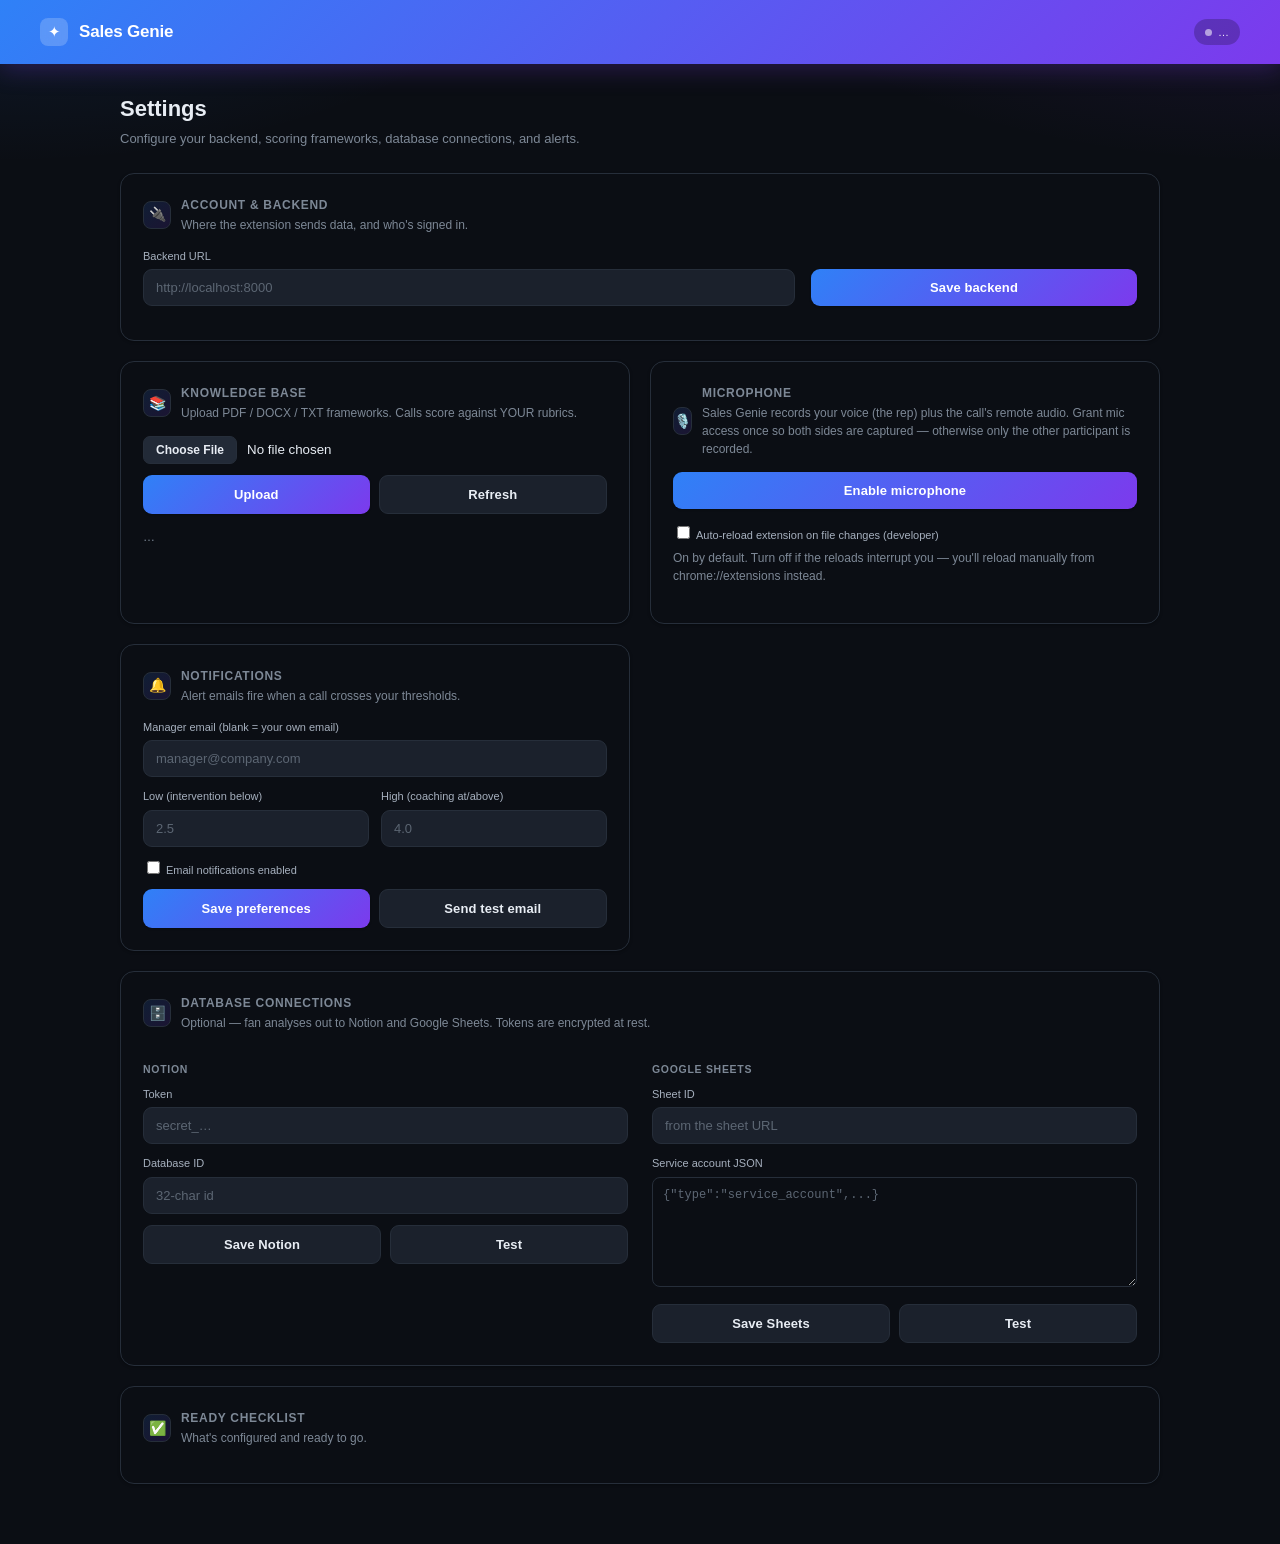
<file: extension/config/settings.html>
<!doctype html>
<html lang="en">
<head>
  <meta charset="utf-8" />
  <link rel="stylesheet" href="../sidebar/sidebar.css" />
  <title>Sales Genie — Settings</title>
  <style>
    /* Override the popup's fixed 384px sizing — this is a full page */
    html, body { width: 100% !important; min-height: 100vh; }
    body {
      background:
        radial-gradient(900px 400px at 100% -5%, rgba(124,58,237,0.14), transparent 60%),
        radial-gradient(900px 400px at 0% -5%, rgba(47,129,247,0.14), transparent 60%),
        var(--bg);
    }
    /* Full-width gradient header */
    header {
      padding: 18px 40px;
      position: sticky; top: 0; z-index: 10;
    }
    header .logo { font-size: 17px; }
    .page {
      max-width: 1120px; margin: 0 auto; padding: 28px 40px 60px;
    }
    .page-title { font-size: 22px; font-weight: 700; margin: 0 0 4px; }
    .page-lead { color: var(--muted); font-size: 13px; margin: 0 0 24px; }

    /* Responsive card grid */
    .grid {
      display: grid; gap: 20px;
      grid-template-columns: repeat(2, minmax(0, 1fr));
    }
    @media (max-width: 820px) { .grid { grid-template-columns: 1fr; } }

    section.block {
      background: var(--panel);
      border: 1px solid var(--border);
      border-radius: 14px;
      padding: 22px;
      box-shadow: 0 1px 3px rgba(0,0,0,0.3);
    }
    section.block.span-2 { grid-column: 1 / -1; }
    section.block h2 { font-size: 12px; margin: 0 0 4px; display: flex; align-items: center; gap: 8px; }
    section.block .block-desc { color: var(--muted); font-size: 12px; margin: 0 0 16px; line-height: 1.5; }
    section.block .block-icon {
      width: 28px; height: 28px; border-radius: 8px; background: var(--grad-soft);
      display: inline-flex; align-items: center; justify-content: center; font-size: 14px;
      border: 1px solid var(--border);
    }
    .block-head { display: flex; align-items: center; gap: 10px; margin-bottom: 14px; }
    .block-head .titles h2 { margin: 0; }
    .block-head .titles .block-desc { margin: 2px 0 0; }

    textarea {
      width: 100%; min-height: 110px; background: var(--panel-2); color: var(--text);
      border: 1px solid var(--border); border-radius: 8px; font-family: var(--mono);
      font-size: 12px; padding: 10px; resize: vertical;
    }
    textarea:focus { outline: none; border-color: var(--accent); box-shadow: 0 0 0 3px rgba(47,129,247,0.15); }

    /* Ready checklist */
    .checklist { margin: 0; padding: 0; }
    .checklist li {
      list-style: none; padding: 10px 12px; margin-bottom: 8px; border-radius: 9px;
      background: var(--panel-2); border: 1px solid var(--border);
      display: flex; align-items: center; gap: 10px; font-size: 13px;
    }
    .checklist li .ck { width: 20px; height: 20px; border-radius: 50%; display: inline-flex;
      align-items: center; justify-content: center; font-size: 12px; flex: none; }
    .ok-mark .ck, li.is-ok .ck { background: rgba(63,185,80,0.2); color: var(--green); }
    .no-mark .ck, li.is-no .ck { background: var(--panel); color: var(--muted); }

    .kb-doc { display: flex; gap: 10px; align-items: center; padding: 8px 10px;
      background: var(--panel-2); border: 1px solid var(--border); border-radius: 8px; margin-bottom: 6px; font-size: 12px; }
  </style>
</head>
<body>
  <header>
    <span class="logo-badge">✦</span>
    <span class="logo">Sales Genie</span>
    <div class="conn"><span class="dot" id="s-conn-dot"></span><span id="s-conn-text">…</span></div>
  </header>

  <div class="page">
    <h1 class="page-title">Settings</h1>
    <p class="page-lead">Configure your backend, scoring frameworks, database connections, and alerts.</p>

    <div class="grid">
      <!-- 1. Backend + Account -->
      <section class="block span-2">
        <div class="block-head">
          <span class="block-icon">🔌</span>
          <div class="titles"><h2>Account &amp; backend</h2><div class="block-desc">Where the extension sends data, and who's signed in.</div></div>
        </div>
        <div style="display:grid; grid-template-columns: 2fr 1fr; gap:16px; align-items:end;">
          <div class="field" style="margin:0;"><label>Backend URL</label><input id="s-backend" type="text" placeholder="http://localhost:8000" /></div>
          <button id="s-save-backend">Save backend</button>
        </div>
        <div id="s-account" class="muted" style="margin-top:12px;"></div>
        <div class="status" id="s-account-status"></div>
      </section>

      <!-- 2. Knowledge base -->
      <section class="block">
        <div class="block-head">
          <span class="block-icon">📚</span>
          <div class="titles"><h2>Knowledge base</h2><div class="block-desc">Upload PDF / DOCX / TXT frameworks. Calls score against YOUR rubrics.</div></div>
        </div>
        <div class="field"><input id="s-kb-file" type="file" accept=".pdf,.docx,.txt" /></div>
        <div class="btn-row"><button class="row" id="s-kb-upload">Upload</button><button class="secondary row" id="s-kb-refresh">Refresh</button></div>
        <div id="s-kb-list" class="muted" style="margin-top:14px;">…</div>
        <div class="status" id="s-kb-status"></div>
      </section>

      <!-- Microphone access -->
      <section class="block">
        <div class="block-head">
          <span class="block-icon">🎙️</span>
          <div class="titles"><h2>Microphone</h2><div class="block-desc">Sales Genie records your voice (the rep) plus the call's remote audio. Grant mic access once so both sides are captured — otherwise only the other participant is recorded.</div></div>
        </div>
        <div class="btn-row"><button class="row" id="s-enable-mic">Enable microphone</button></div>
        <div class="status" id="s-mic-status"></div>
        <div class="field" style="margin-top:14px;">
          <label><input id="s-auto-reload" type="checkbox" style="width:auto;margin-right:6px;" />Auto-reload extension on file changes (developer)</label>
          <div class="block-desc">On by default. Turn off if the reloads interrupt you — you'll reload manually from chrome://extensions instead.</div>
        </div>
      </section>

      <!-- 4. Notifications -->
      <section class="block">
        <div class="block-head">
          <span class="block-icon">🔔</span>
          <div class="titles"><h2>Notifications</h2><div class="block-desc">Alert emails fire when a call crosses your thresholds.</div></div>
        </div>
        <div class="field"><label>Manager email (blank = your own email)</label><input id="s-manager-email" type="email" placeholder="manager@company.com" /></div>
        <div style="display:grid; grid-template-columns:1fr 1fr; gap:12px;">
          <div class="field"><label>Low (intervention below)</label><input id="s-low" type="text" placeholder="2.5" /></div>
          <div class="field"><label>High (coaching at/above)</label><input id="s-high" type="text" placeholder="4.0" /></div>
        </div>
        <div class="field"><label><input id="s-notify-email" type="checkbox" style="width:auto;margin-right:6px;" />Email notifications enabled</label></div>
        <div class="btn-row"><button class="row" id="s-save-prefs">Save preferences</button><button class="secondary row" id="s-test-email">Send test email</button></div>
        <div class="status" id="s-notif-status"></div>
      </section>

      <!-- 3. Integrations -->
      <section class="block span-2">
        <div class="block-head">
          <span class="block-icon">🗄️</span>
          <div class="titles"><h2>Database connections</h2><div class="block-desc">Optional — fan analyses out to Notion and Google Sheets. Tokens are encrypted at rest.</div></div>
        </div>
        <div style="display:grid; grid-template-columns:1fr 1fr; gap:24px;">
          <div>
            <div class="section-label" style="color:var(--muted); font-weight:700; margin-bottom:8px;">Notion</div>
            <div class="field"><label>Token</label><input id="s-notion-token" type="password" placeholder="secret_…" /></div>
            <div class="field"><label>Database ID</label><input id="s-notion-db" type="text" placeholder="32-char id" /></div>
            <div class="btn-row"><button class="secondary row" id="s-save-notion">Save Notion</button><button class="secondary row" id="s-test-notion">Test</button></div>
          </div>
          <div>
            <div class="section-label" style="color:var(--muted); font-weight:700; margin-bottom:8px;">Google Sheets</div>
            <div class="field"><label>Sheet ID</label><input id="s-sheets-id" type="text" placeholder="from the sheet URL" /></div>
            <div class="field"><label>Service account JSON</label><textarea id="s-sheets-creds" placeholder='{"type":"service_account",...}'></textarea></div>
            <div class="btn-row"><button class="secondary row" id="s-save-sheets">Save Sheets</button><button class="secondary row" id="s-test-sheets">Test</button></div>
          </div>
        </div>
        <div class="status" id="s-integ-status"></div>
      </section>

      <!-- 5. Status checklist -->
      <section class="block span-2">
        <div class="block-head">
          <span class="block-icon">✅</span>
          <div class="titles"><h2>Ready checklist</h2><div class="block-desc">What's configured and ready to go.</div></div>
        </div>
        <ul class="checklist" id="s-checklist"></ul>
      </section>
    </div>
  </div>
  <script src="settings.js"></script>
</body>
</html>
</file>
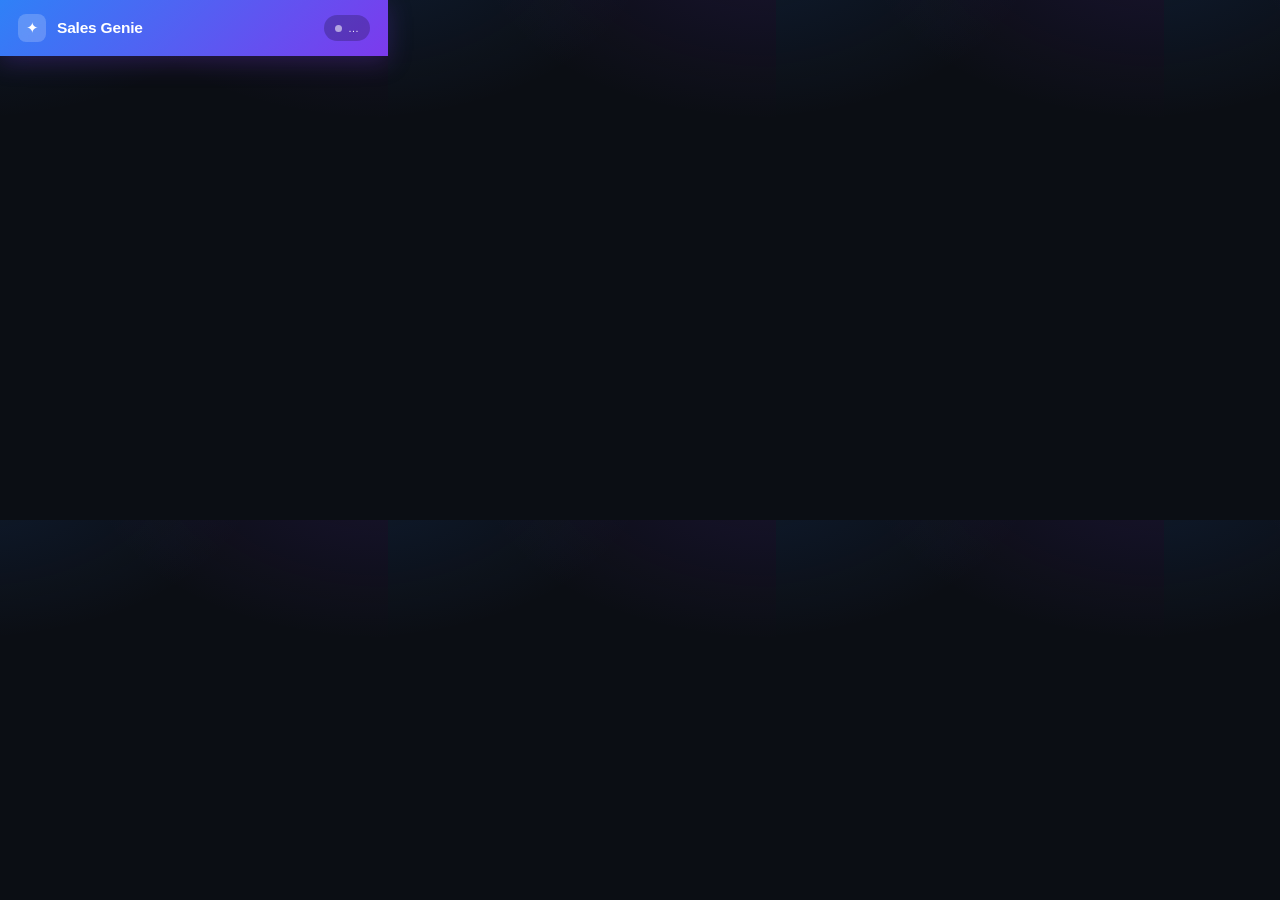
<file: extension/sidebar/sidebar.html>
<!doctype html>
<html lang="en">
<head>
  <meta charset="utf-8" />
  <link rel="stylesheet" href="sidebar.css" />
  <title>Sales Genie</title>
</head>
<body>
  <header>
    <span class="logo-badge">✦</span>
    <span class="logo">Sales Genie</span>
    <div class="conn">
      <span class="dot" id="conn-dot"></span>
      <span id="conn-text">…</span>
    </div>
  </header>

  <main>
    <!-- LOGIN / REGISTER (shown when no auth token) -->
    <section class="state" id="state-login">
      <h2 id="auth-heading">Sign in</h2>
      <p class="sub" id="auth-sub">Log in to your Sales Genie account.</p>
      <div class="field" id="name-field" style="display:none;">
        <label>Full name</label><input id="login-name" type="text" placeholder="Your name" />
      </div>
      <div class="field"><label>Email</label><input id="login-email" type="email" placeholder="you@example.com" /></div>
      <div class="field"><label>Password</label>
        <div class="pw-wrap">
          <input id="login-password" type="password" placeholder="min 10 chars, 1 letter + 1 digit" />
          <button type="button" class="pw-eye" data-target="login-password" aria-label="Show password"></button>
        </div>
      </div>
      <ul class="pw-hint" id="pw-hint" style="display:none;">
        <li id="pw-len"><span class="mark">○</span> At least 10 characters</li>
        <li id="pw-letter"><span class="mark">○</span> Contains a letter</li>
        <li id="pw-digit"><span class="mark">○</span> Contains a digit</li>
      </ul>
      <div class="field" id="confirm-field" style="display:none;">
        <label>Re-enter password</label>
        <div class="pw-wrap">
          <input id="login-password2" type="password" placeholder="type it again" />
          <button type="button" class="pw-eye" data-target="login-password2" aria-label="Show password"></button>
        </div>
        <div class="pw-match" id="pw-match"></div>
      </div>
      <button id="btn-login">Log in</button>
      <div class="footer-link">
        <span id="auth-toggle-text">No account?</span>
        <a href="#" id="auth-toggle">Create one</a>
      </div>
      <div class="btn-row">
        <button class="secondary row" id="btn-open-settings-login">Settings</button>
      </div>
      <div class="status" id="login-status"></div>
    </section>

    <!-- ONBOARDING (shown after register / when setup incomplete) -->
    <section class="state" id="state-onboarding">
      <h2>Welcome 👋</h2>
      <p class="sub">Three quick steps and you're ready to score calls.</p>

      <div class="onb-steps" id="onb-progress"></div>

      <!-- Step 1: Knowledge base (required) -->
      <div class="onb-card" id="onb-kb">
        <div class="onb-head"><span class="onb-num"><span>1</span></span> Upload a scoring framework <span class="req">required</span></div>
        <p class="muted">Calls are scored against <strong>your</strong> frameworks — not generic rules. Upload at least one PDF, DOCX, or TXT.</p>
        <input id="onb-kb-file" type="file" accept=".pdf,.docx,.txt" />
        <div class="btn-row"><button class="row" id="onb-kb-upload">Upload</button></div>
        <div id="onb-kb-list" class="muted" style="margin-top:6px;"></div>
        <div class="status" id="onb-kb-status"></div>
      </div>

      <!-- Step 2: Alert preferences -->
      <div class="onb-card" id="onb-notif">
        <div class="onb-head"><span class="onb-num"><span>2</span></span> Alert preferences</div>
        <div class="field"><label>Manager email (alerts go here; blank = your own email)</label>
          <input id="onb-manager" type="email" placeholder="manager@company.com" /></div>
        <div class="field"><label>Alert below (intervention) / at (coaching)</label>
          <div style="display:flex; gap:8px;">
            <input id="onb-low" type="text" placeholder="2.5" style="flex:1;" />
            <input id="onb-high" type="text" placeholder="4.0" style="flex:1;" />
          </div></div>
        <div class="field"><label><input id="onb-notify" type="checkbox" style="width:auto;margin-right:6px;" checked />Email me alerts</label></div>
        <div class="btn-row"><button class="row" id="onb-save-prefs">Save preferences</button></div>
        <div class="status" id="onb-notif-status"></div>
      </div>

      <!-- Step 3: connectors (optional) -->
      <div class="onb-card" id="onb-connectors">
        <div class="onb-head"><span class="onb-num"><span>3</span></span> Connect a database <span class="opt">optional</span></div>
        <p class="muted">Fan analyses out to Notion or Google Sheets. You can do this later.</p>
        <div class="btn-row"><button class="secondary row" id="onb-open-settings">Open full settings</button></div>
      </div>

      <button id="onb-finish" style="margin-top:12px;">Finish setup →</button>
      <div class="footer-link"><a href="#" id="onb-skip">skip for now</a></div>
    </section>

    <!-- IDLE -->
    <section class="state" id="state-idle">
      <div class="account-chip">
        <div class="avatar" id="idle-avatar">?</div>
        <div class="who">
          <div class="email" id="idle-email">…</div>
          <div class="sub2" id="idle-setup-state">checking setup…</div>
        </div>
        <button class="icon-btn" id="btn-run-setup" title="Edit setup">✎</button>
      </div>

      <h2>Recent calls</h2>
      <div id="idle-history"><p class="muted">Loading history…</p></div>

      <button id="btn-open-dashboard" style="margin-top:12px;">Open dashboard ↗</button>
      <div class="btn-row" style="margin-top:8px;">
        <button class="secondary row" id="btn-open-settings">Settings</button>
        <button class="secondary row" id="btn-logout">Log out</button>
      </div>
      <p class="sub" id="idle-hint" style="margin-top:12px;">
        Open a Zoom, Meet, Gong, or Teams call and this panel will offer to record it.
      </p>
    </section>

    <!-- CALL_DETECTED -->
    <section class="state" id="state-detected">
      <h2>Call detected</h2>
      <div class="card">
        <div><strong id="detected-platform">—</strong></div>
        <div class="muted" id="detected-title"></div>
      </div>
      <button id="btn-start-recording" style="margin-top:12px;">Start recording</button>
      <p class="sub" style="margin-top:10px;">
        ⚠️ Recording captures both sides of the call audio. Ensure you have consent
        from all participants before recording.
      </p>
      <div class="status" id="detected-status"></div>
      <div class="btn-row"><button class="secondary row" id="btn-detected-idle">Back</button></div>
    </section>

    <!-- RECORDING -->
    <section class="state" id="state-recording">
      <div class="rec-indicator"><span class="dot rec"></span> RECORDING</div>
      <div class="rec-timer" id="rec-timer">00:00</div>
      <div class="muted" id="rec-platform" style="text-align:center;"></div>
      <div class="live-transcript" id="live-transcript">Audio is being captured and uploaded in 1-second chunks…</div>
      <button class="danger" id="btn-stop-recording" style="margin-top:12px;">Stop &amp; analyze</button>
      <div class="status" id="recording-status"></div>
    </section>

    <!-- PROCESSING -->
    <section class="state" id="state-processing">
      <h2>Analyzing</h2>
      <ul class="steps" id="proc-steps">
        <li data-step="recording"><span class="icon">✓</span> Recording saved</li>
        <li data-step="transcribing"><span class="icon">⟳</span> Transcribing audio…</li>
        <li data-step="analyzing"><span class="icon">•</span> Scoring against your frameworks…</li>
        <li data-step="saving"><span class="icon">•</span> Saving results…</li>
      </ul>
      <div class="status show info" id="proc-status">Working…</div>
    </section>

    <!-- RESULTS -->
    <section class="state" id="state-results">
      <div id="results-body"></div>
      <div class="btn-row">
        <button class="row" id="btn-save-db">Save to database</button>
        <button class="secondary row" id="btn-copy-summary">Copy summary</button>
      </div>
      <div class="status" id="results-status"></div>
      <div class="btn-row"><button class="secondary row" id="btn-results-idle">Done</button></div>
    </section>

    <!-- SAVED -->
    <section class="state" id="state-saved">
      <h2>Saved ✓</h2>
      <div class="card" id="saved-body"></div>
      <button style="margin-top:12px;" id="btn-saved-idle">Back to home</button>
    </section>
  </main>

  <script src="sidebar.js"></script>
</body>
</html>
</file>
<file: extension/sidebar/sidebar.css>
/* =============================================================================
   Sales Genie — shared stylesheet (popup + settings page)
   Slack-inspired: generous spacing, layered surfaces, soft depth, confident
   type. Brand gradient kept (blue → purple). Every class the HTML/JS relies on
   is preserved — this only elevates the look.
   ============================================================================= */
:root {
  /* Brand */
  --brand-a: #2f81f7;
  --brand-b: #7c3aed;
  --grad: linear-gradient(135deg, #2f81f7 0%, #7c3aed 100%);
  --grad-soft: linear-gradient(135deg, rgba(47,129,247,0.14) 0%, rgba(124,58,237,0.14) 100%);

  /* Surfaces (layered, Slack-like depth) */
  --bg: #0b0e14;
  --surface: #141922;
  --surface-2: #1b212c;
  --surface-3: #222a37;
  --border: #262e3a;
  --border-soft: #1f2731;

  /* Text */
  --text: #e8edf4;
  --text-dim: #a6b0be;
  --muted: #7d8896;

  /* Status */
  --green: #3fb950;
  --amber: #e3b341;
  --gold: #ffc73a;
  --red: #f85149;

  --mono: ui-monospace, SFMono-Regular, "SF Mono", Menlo, monospace;
  --font: -apple-system, BlinkMacSystemFont, "Segoe UI", "Helvetica Neue", Helvetica, Arial, sans-serif;

  --shadow-sm: 0 1px 2px rgba(0,0,0,0.25);
  --shadow-md: 0 4px 16px rgba(0,0,0,0.35);
  --shadow-glow: 0 6px 24px rgba(124,58,237,0.25);
  --radius: 12px;
  --radius-sm: 9px;
}

* { box-sizing: border-box; }

html, body {
  margin: 0;
  width: 388px;
  min-height: 520px;
  background:
    radial-gradient(140% 60% at 100% -10%, rgba(124,58,237,0.12), transparent 55%),
    radial-gradient(140% 60% at -10% -10%, rgba(47,129,247,0.12), transparent 55%),
    var(--bg);
  color: var(--text);
  font-family: var(--font);
  font-size: 13.5px;
  line-height: 1.5;
  -webkit-font-smoothing: antialiased;
}

/* ---- Header ------------------------------------------------------------- */
header {
  display: flex; align-items: center; gap: 11px;
  padding: 14px 18px;
  background: var(--grad);
  color: #fff;
  box-shadow: var(--shadow-glow);
  position: relative;
}
header .logo-badge {
  width: 28px; height: 28px; border-radius: 8px;
  background: rgba(255,255,255,0.2);
  display: flex; align-items: center; justify-content: center;
  font-size: 15px; backdrop-filter: blur(4px);
}
header .logo { font-weight: 800; font-size: 15.5px; letter-spacing: -0.2px; }
header .conn {
  margin-left: auto; display: flex; align-items: center; gap: 6px;
  font-size: 11px; color: rgba(255,255,255,0.9);
  background: rgba(0,0,0,0.22); padding: 5px 11px; border-radius: 20px;
}
.dot { width: 7px; height: 7px; border-radius: 50%; background: rgba(255,255,255,0.55); }
.dot.ok { background: #6ee787; box-shadow: 0 0 7px #6ee787; }
.dot.err { background: #ff7b72; box-shadow: 0 0 7px #ff7b72; }
.dot.rec { background: #fff; animation: pulse 1.15s infinite; }
@keyframes pulse { 0%,100% { opacity: 1; transform: scale(1);} 50% { opacity: 0.3; transform: scale(0.75);} }

/* Auth banner (dev-console parity if used) */
.auth-banner { padding: 10px 18px; border-bottom: 1px solid var(--border);
  background: var(--surface); display: flex; gap: 10px; align-items: center; font-size: 12.5px; }
.auth-banner.logged-out { background: rgba(248,81,73,0.07); }
.auth-banner .who { color: var(--text-dim); }
.auth-banner .who .email { color: #8ab4ff; }

main { padding: 18px; }

/* ---- State transitions -------------------------------------------------- */
.state { display: none; animation: rise 0.28s cubic-bezier(0.2,0.8,0.2,1); }
.state.active { display: block; }
@keyframes rise { from { opacity: 0; transform: translateY(6px);} to { opacity: 1; transform: none; } }

/* ---- Type -------------------------------------------------------------- */
h2 { font-size: 11.5px; margin: 0 0 10px; text-transform: uppercase; letter-spacing: 0.7px; color: var(--muted); font-weight: 700; }
p.sub { color: var(--text-dim); font-size: 12.5px; margin: 0 0 16px; line-height: 1.55; }
.section-label { font-size: 10.5px; color: var(--muted); text-transform: uppercase; letter-spacing: 0.7px; margin: 16px 0 6px; font-weight: 700; }
.muted { color: var(--muted); font-size: 12px; }

/* ---- Password show/hide toggle ----------------------------------------- */
/* Full reset — the base `button` rule is a full-width gradient button, which
   would stretch the icon across the field and float it in the middle. */
.pw-wrap { position: relative; }
.pw-wrap input { width: 100%; padding-right: 38px; }
.pw-eye {
  position: absolute; right: 6px; top: 50%; transform: translateY(-50%);
  width: 28px; height: 28px; min-width: 0; margin: 0; padding: 0;
  display: flex; align-items: center; justify-content: center;
  background: transparent; border: none; box-shadow: none;
  color: var(--muted); cursor: pointer; opacity: .75;
}
.pw-eye:hover:not(:disabled) { filter: none; box-shadow: none; opacity: 1; color: var(--text-dim); }
.pw-eye:active:not(:disabled) { transform: translateY(-50%); }
.pw-eye svg { width: 18px; height: 18px; display: block; }

/* ---- Password requirements + confirm ----------------------------------- */
.pw-hint { list-style: none; margin: -4px 0 11px; padding: 8px 12px; background: var(--surface-2);
  border: 1px solid var(--border); border-radius: var(--radius-sm); }
.pw-hint li { font-size: 11.5px; color: var(--muted); line-height: 1.9; display: flex; align-items: center; gap: 7px; }
.pw-hint li .mark { font-size: 12px; width: 12px; text-align: center; color: var(--muted); }
.pw-hint li.ok { color: #6ee787; }
.pw-hint li.ok .mark { color: #6ee787; }
.pw-match { font-size: 11.5px; margin-top: 5px; min-height: 14px; }
.pw-match.ok { color: #6ee787; }
.pw-match.err { color: #ff9d96; }

/* ---- Inputs ------------------------------------------------------------ */
.field { margin-bottom: 11px; }
.field label { display: block; font-size: 11px; color: var(--text-dim); margin-bottom: 5px; font-weight: 500; }
input[type=email], input[type=password], input[type=text], textarea, select {
  width: 100%; padding: 10px 12px; background: var(--surface-2); color: var(--text);
  border: 1px solid var(--border); border-radius: var(--radius-sm); font-size: 13px;
  font-family: var(--font); transition: border-color .15s, box-shadow .15s, background .15s;
}
input::placeholder, textarea::placeholder { color: #5c6673; }
input:focus, textarea:focus, select:focus {
  outline: none; border-color: var(--brand-a); background: var(--surface);
  box-shadow: 0 0 0 3px rgba(47,129,247,0.18);
}

/* ---- Buttons ----------------------------------------------------------- */
button {
  padding: 11px 15px; border: none; border-radius: var(--radius-sm); cursor: pointer;
  font-size: 13px; font-weight: 700; width: 100%; color: #fff;
  background: var(--grad); letter-spacing: 0.1px;
  transition: filter .15s, transform .04s, box-shadow .15s;
  box-shadow: var(--shadow-sm);
}
button:hover:not(:disabled) { filter: brightness(1.09); box-shadow: var(--shadow-md); }
button:active:not(:disabled) { transform: translateY(1px); }
button:disabled { opacity: 0.45; cursor: not-allowed; box-shadow: none; }
button.secondary { background: var(--surface-2); color: var(--text); border: 1px solid var(--border); box-shadow: none; }
button.secondary:hover:not(:disabled) { background: var(--surface-3); filter: none; }
button.danger { background: linear-gradient(135deg, #f85149, #b0202f); }
button.row { width: auto; flex: 1; }
.btn-row { display: flex; gap: 9px; margin-top: 10px; }

/* ---- Status chips ------------------------------------------------------ */
.status { font-size: 12px; padding: 10px 12px; border-radius: var(--radius-sm); margin-top: 11px;
  display: none; font-family: var(--mono); line-height: 1.45; border: 1px solid transparent; }
.status.show { display: block; }
.status.info { background: rgba(47,129,247,0.1); color: #8ab4ff; border-color: rgba(47,129,247,0.25); }
.status.ok { background: rgba(63,185,80,0.12); color: #6ee787; border-color: rgba(63,185,80,0.3); }
.status.err { background: rgba(248,81,73,0.12); color: #ff9d96; border-color: rgba(248,81,73,0.3); }
.status.warn { background: rgba(227,179,65,0.12); color: #e3b341; border-color: rgba(227,179,65,0.3); }

/* ---- Cards ------------------------------------------------------------- */
.card {
  background: var(--surface); border: 1px solid var(--border); border-radius: var(--radius);
  padding: 13px 15px; margin-top: 10px; box-shadow: var(--shadow-sm);
  transition: border-color .15s, transform .1s, box-shadow .15s;
}
.card:hover { border-color: #33404f; box-shadow: var(--shadow-md); }
.me-card { background: var(--surface); border: 1px solid var(--border); border-radius: var(--radius);
  padding: 13px; margin-top: 12px; font-family: var(--mono); font-size: 12px; }
.me-card.empty { color: var(--muted); text-align: center; padding: 22px; font-family: var(--font); }

/* ---- Account chip ------------------------------------------------------ */
.account-chip {
  display: flex; align-items: center; gap: 12px; padding: 12px 14px;
  background: var(--grad-soft); border: 1px solid var(--border); border-radius: var(--radius);
  margin-bottom: 16px;
}
.account-chip .avatar {
  width: 36px; height: 36px; border-radius: 50%; background: var(--grad);
  display: flex; align-items: center; justify-content: center; color: #fff; font-weight: 800; font-size: 15px;
  box-shadow: var(--shadow-sm); flex: none;
}
.account-chip .who { flex: 1; overflow: hidden; }
.account-chip .who .email { font-size: 12.5px; color: var(--text); white-space: nowrap; overflow: hidden; text-overflow: ellipsis; font-weight: 600; }
.account-chip .who .sub2 { font-size: 10.5px; color: var(--muted); margin-top: 1px; }
.icon-btn {
  width: 32px; height: 32px; padding: 0; border-radius: var(--radius-sm); background: var(--surface-2);
  border: 1px solid var(--border); color: var(--text-dim); font-size: 14px; flex: none; box-shadow: none;
}
.icon-btn:hover { background: var(--surface-3); filter: none; color: var(--text); }

/* ---- Recording --------------------------------------------------------- */
.rec-indicator { display: flex; align-items: center; justify-content: center; gap: 8px; color: var(--red); font-weight: 800; letter-spacing: 1.5px; font-size: 12px; margin-top: 6px; }
.rec-timer { font-family: var(--mono); font-size: 38px; text-align: center; margin: 14px 0 4px; font-weight: 700;
  background: var(--grad); -webkit-background-clip: text; background-clip: text; color: transparent; }
.live-transcript { background: #05070c; border: 1px solid var(--border); border-radius: var(--radius-sm);
  padding: 11px; max-height: 150px; overflow-y: auto; font-size: 11px; font-family: var(--mono);
  color: var(--muted); margin-top: 12px; white-space: pre-wrap; line-height: 1.5; }

/* ---- Processing steps -------------------------------------------------- */
.steps { list-style: none; padding: 0; margin: 16px 0; }
.steps li { display: flex; align-items: center; gap: 11px; padding: 9px 0; font-size: 13px; color: var(--muted); }
.steps li .icon { width: 22px; height: 22px; border-radius: 50%; display: flex; align-items: center; justify-content: center; background: var(--surface-2); font-size: 11px; flex: none; }
.steps li.done { color: var(--text); }
.steps li.done .icon { background: rgba(63,185,80,0.2); color: var(--green); }
.steps li.active { color: #8ab4ff; }
.steps li.active .icon { background: rgba(47,129,247,0.2); color: var(--brand-a); }

/* ---- Results ----------------------------------------------------------- */
.score-hero { display: flex; align-items: center; gap: 14px; margin-bottom: 12px; padding: 15px;
  background: var(--grad-soft); border: 1px solid var(--border); border-radius: var(--radius); }
.score-ring { width: 62px; height: 62px; border-radius: 50%; display: flex; align-items: center; justify-content: center;
  font-size: 21px; font-weight: 800; color: #fff; flex: none; box-shadow: var(--shadow-md); }
.band { font-weight: 800; font-size: 14.5px; letter-spacing: -0.2px; }
.pill { display: inline-block; padding: 3px 10px; border-radius: 20px; font-size: 10px; font-family: var(--mono); font-weight: 700; }
.talk-bar { display: flex; height: 24px; border-radius: 7px; overflow: hidden; margin: 8px 0; font-size: 10px; }
.talk-bar .rep { background: var(--brand-a); display: flex; align-items: center; justify-content: center; color: #fff; }
.talk-bar .prospect { background: var(--surface-3); display: flex; align-items: center; justify-content: center; color: var(--muted); }
.list { margin: 6px 0; padding: 0; list-style: none; }
.list li { font-size: 12.5px; padding: 4px 0 4px 18px; position: relative; line-height: 1.5; color: var(--text-dim); }
.list li::before { content: "•"; position: absolute; left: 3px; font-size: 15px; }
.list.good li::before { color: var(--green); }
.list.warn li::before { color: var(--amber); }
details { margin-top: 12px; border: 1px solid var(--border); border-radius: var(--radius-sm); padding: 10px 13px; background: var(--surface); }
summary { cursor: pointer; color: #8ab4ff; font-size: 12px; font-weight: 700; }
a { color: #8ab4ff; text-decoration: none; }
a:hover { text-decoration: underline; }
.footer-link { text-align: center; margin-top: 14px; font-size: 11.5px; color: var(--muted); }

/* ---- Onboarding -------------------------------------------------------- */
.onb-steps { display: flex; gap: 6px; margin-bottom: 18px; }
.onb-steps .seg { flex: 1; height: 5px; border-radius: 3px; background: var(--surface-2); transition: background .35s; }
.onb-steps .seg.done { background: var(--grad); }
.onb-card { background: var(--surface); border: 1px solid var(--border); border-radius: var(--radius); padding: 15px; margin-bottom: 12px; box-shadow: var(--shadow-sm); transition: border-color .2s; }
.onb-card.done { border-color: rgba(63,185,80,0.4); }
.onb-head { font-weight: 800; font-size: 13px; margin-bottom: 8px; display: flex; align-items: center; gap: 10px; letter-spacing: -0.1px; }
.onb-num { display: inline-flex; align-items: center; justify-content: center; width: 22px; height: 22px; border-radius: 50%; background: var(--grad); color: #fff; font-size: 11px; font-weight: 800; flex: none; }
.onb-card.done .onb-num { background: var(--green); }
.onb-card.done .onb-num::after { content: "✓"; }
.onb-card.done .onb-num span { display: none; }
.req { font-size: 9px; color: #ff9d96; background: rgba(248,81,73,0.14); padding: 3px 8px; border-radius: 10px; margin-left: auto; text-transform: uppercase; letter-spacing: 0.6px; font-weight: 700; }
.opt { font-size: 9px; color: var(--muted); background: var(--surface-2); padding: 3px 8px; border-radius: 10px; margin-left: auto; text-transform: uppercase; letter-spacing: 0.6px; font-weight: 700; }
.onb-card input[type=file] { width: 100%; font-size: 12px; margin-bottom: 8px; color: var(--muted); }

/* Nice file-input button across the extension */
input[type=file]::file-selector-button {
  background: var(--surface-3); color: var(--text); border: 1px solid var(--border);
  border-radius: 7px; padding: 6px 12px; font-size: 12px; font-weight: 600; margin-right: 10px; cursor: pointer;
}
input[type=file]::file-selector-button:hover { background: var(--border); }

/* Scrollbar polish */
::-webkit-scrollbar { width: 10px; height: 10px; }
::-webkit-scrollbar-thumb { background: var(--surface-3); border-radius: 6px; border: 2px solid var(--bg); }
::-webkit-scrollbar-thumb:hover { background: #33404f; }
</file>
